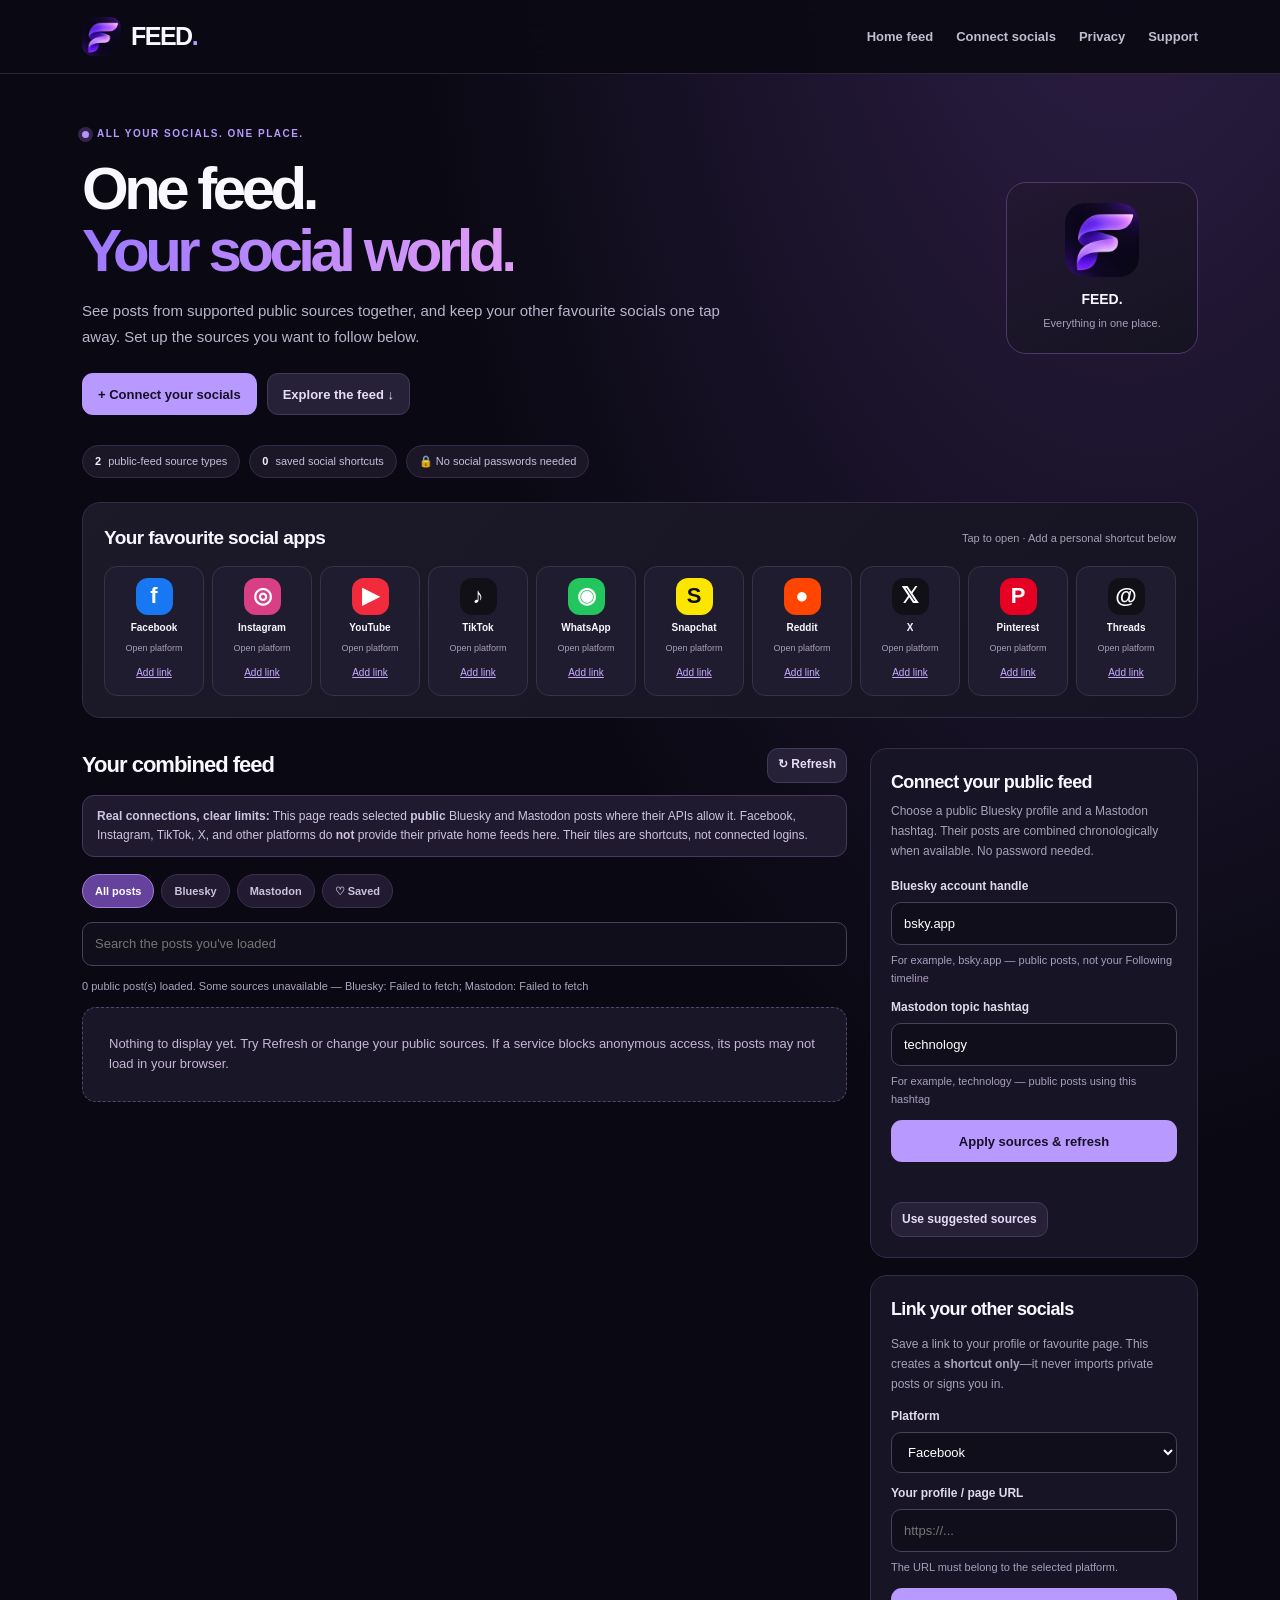
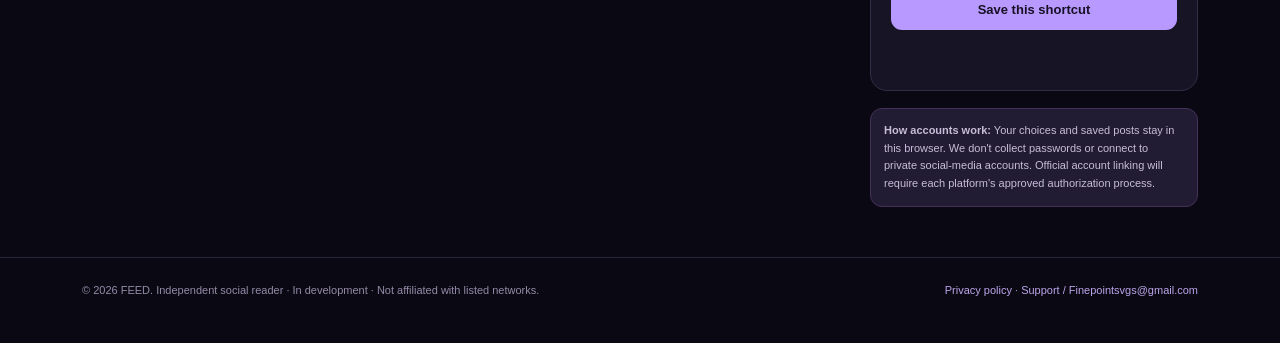
<file: index.html>
<!doctype html>
<html lang="en">
<head>
  <meta charset="utf-8">
  <meta name="viewport" content="width=device-width, initial-scale=1">
  <meta name="theme-color" content="#0a0913">
  <meta name="description" content="FEED — public social posts and your favourite socials, in one place. Add your sources and save your social shortcuts.">
  <title>FEED. — All Your Socials. One App.</title>
  <link rel="icon" href="[data-uri]" type="image/png">
  <link rel="apple-touch-icon" href="[data-uri]">
  <style>
    :root{color-scheme:dark;--bg:#0a0913;--surface:#171525;--surface2:#1e1b30;--border:#322c45;--text:#f9f7ff;--muted:#a8a1b9;--purple:#b899ff;--purple2:#8251de;--soft:#d1beff}
    *{box-sizing:border-box}
    html{scroll-behavior:smooth}
    body{margin:0;background:radial-gradient(ellipse at 88% -12%,#30204a 0,transparent 45%),var(--bg);color:var(--text);font-family:-apple-system,BlinkMacSystemFont,"Segoe UI",Inter,Arial,sans-serif;line-height:1.48}
    a{color:inherit}
    button,input,select{font:inherit}
    button{cursor:pointer}
    .wrap{max-width:1160px;margin:auto;padding:0 22px}
    .sitebar{position:sticky;top:0;z-index:20;border-bottom:1px solid #2b243a;background:rgba(11,10,20,.94);backdrop-filter:blur(16px)}
    .navwrap{display:flex;align-items:center;justify-content:space-between;gap:16px;min-height:73px}
    .brand{display:flex;align-items:center;gap:10px;text-decoration:none;font-weight:900;letter-spacing:-.06em;font-size:25px}
    .brand img{width:39px;height:39px;border-radius:11px;object-fit:cover}
    .brand em{font-style:normal;color:var(--purple)}
    .mainnav{display:flex;align-items:center;gap:23px;font-weight:650;font-size:13px;color:#c2bcd0}
    .mainnav a{text-decoration:none}.mainnav a:hover,.mainnav a:focus{color:white}
    .btn,.btn-muted,.iconbutton{border-radius:11px;border:1px solid transparent;min-height:42px;padding:9px 15px;font-size:13px;font-weight:800;display:inline-flex;align-items:center;justify-content:center;gap:8px;text-decoration:none}
    .btn{background:var(--purple);color:#171125}.btn:hover{background:#d3bbff}
    .btn-muted{background:#272137;color:#e6dcf9;border-color:#44385b}.btn-muted:hover{background:#352947}
    .btn-small{min-height:35px;padding:6px 10px;font-size:12px}
    .btn:disabled,.btn-muted:disabled{cursor:wait;opacity:.55}
    .hero{padding-top:47px;padding-bottom:22px;display:flex;align-items:center;justify-content:space-between;gap:24px}
    .eyebrow{display:inline-flex;align-items:center;gap:8px;text-transform:uppercase;letter-spacing:.15em;font-size:10px;font-weight:900;color:var(--purple)}
    .eyebrow:before{content:"";display:inline-block;height:7px;width:7px;border-radius:50%;background:#b791fd;box-shadow:0 0 0 4px #342447}
    h1{font-size:clamp(35px,5.2vw,60px);letter-spacing:-.075em;line-height:1.04;margin:13px 0 16px}
    h1 .gradient{background:linear-gradient(90deg,#9c78ff,#df9cf6);color:transparent;background-clip:text;-webkit-background-clip:text}
    .herodesc{font-size:15px;line-height:1.7;color:#bbb4cb;max-width:655px;margin:0 0 24px}
    .hero-actions{display:flex;gap:10px;flex-wrap:wrap}
    .heroright{flex-shrink:0;min-width:192px;text-align:center;background:linear-gradient(155deg,#231832,#151321);border:1px solid #4d376b;border-radius:20px;padding:20px}
    .heroicon{width:74px;height:74px;border-radius:20px;display:block;margin:auto auto 12px}
    .heroright strong{display:block;font-size:14px}
    .heroright small{color:var(--muted);font-size:11px}
    .statusrail{display:flex;gap:9px;flex-wrap:wrap;margin:8px 0 24px}
    .stat{display:flex;gap:7px;align-items:center;border:1px solid #362b4b;background:#1b1727;border-radius:24px;padding:7px 12px;color:#c8bfda;font-size:11px}
    .stat strong{color:#f4ebff}
    .section-head{display:flex;align-items:center;justify-content:space-between;gap:12px;margin:0 0 14px}
    .section-head h2{font-size:19px;letter-spacing:-.03em;margin:0}
    .section-head p{font-size:11px;color:var(--muted);margin:0}
    .platform-panel{background:linear-gradient(130deg,#1c1929,#161422);border:1px solid var(--border);border-radius:18px;padding:21px;margin-bottom:30px}
    .platforms{display:grid;grid-template-columns:repeat(10,minmax(0,1fr));gap:8px}
    .platform{min-width:0;display:flex;flex-direction:column;align-items:center;text-align:center;gap:4px;border:1px solid #383149;border-radius:13px;background:#201c2f;padding:11px 3px 9px;position:relative}
    .platform:hover{background:#292238;border-color:#6b508b}
    .platform-link{text-decoration:none;display:flex;flex-direction:column;align-items:center;gap:6px;max-width:100%;width:100%}
    .platformglyph{height:37px;width:37px;border-radius:12px;display:grid;place-items:center;background:var(--platform-color);color:var(--glyph-color,#fff);font-size:22px;font-weight:900}
    .platformname{font-size:10px;font-weight:750;overflow:hidden;text-overflow:ellipsis;max-width:100%}
    .platformstatus{font-size:9px;color:#a99fb8;max-width:100%;overflow:hidden;text-overflow:ellipsis;white-space:nowrap}
    .platform-setup{border:0;background:transparent;color:#c8abff;text-decoration:underline;font-size:10px;padding:5px 3px;margin-top:2px}
    .layout{display:grid;grid-template-columns:minmax(0,1fr) 328px;gap:23px;padding-bottom:50px}
    .card{background:var(--surface);border:1px solid var(--border);border-radius:17px;padding:20px;margin-bottom:17px}
    .card h2,.card h3{margin:0 0 7px;letter-spacing:-.035em;font-size:18px}
    .card p{color:var(--muted);font-size:12px;line-height:1.65}
    .leadline{display:flex;align-items:center;justify-content:space-between;gap:8px;margin-bottom:12px}
    .leadline h2{font-size:22px;letter-spacing:-.045em;margin:0}
    .tag{color:#d7c3fc;border:1px solid #4b3968;background:#291f3d;border-radius:99px;padding:6px 10px;font-size:10px;font-weight:750}
    .disclosure{margin:0 0 17px;padding:11px 14px;background:#201a2e;border:1px solid #47385a;border-radius:12px;font-size:12px;color:#cfc4e2;line-height:1.6}
    .filterbar{display:flex;gap:7px;flex-wrap:wrap;margin:0 0 14px}
    .filter{border-radius:18px;background:#211a30;color:#ccc2dd;border:1px solid #3b304f;font-weight:800;font-size:11px;padding:8px 12px}
    .filter.active{background:#65429b;border-color:#a47bdf;color:#fff}
    input,select{width:100%;background:#100e1a;border:1px solid #48405a;border-radius:10px;padding:11px 12px;color:white;font-size:13px;outline:none}
    input:focus,select:focus{border-color:#aa80f4;box-shadow:0 0 0 2px #74539f44}
    label{font-size:12px;font-weight:750;color:#e0d9ea;display:block;margin:0 0 6px}
    .searchrow{display:flex;gap:9px;margin-bottom:12px}.searchrow input{flex:1;min-width:0}
    .feedstatus{color:#ada3bf;font-size:11px;margin:0 0 12px;min-height:17px;line-height:1.5}
    .post{background:linear-gradient(135deg,#1b182b,#171526);border:1px solid #352d49;border-radius:15px;padding:16px;margin-bottom:11px}
    .posthead{display:flex;gap:10px;align-items:center}
    .avatar{height:38px;width:38px;flex-shrink:0;display:grid;place-items:center;font-weight:850;background:#6543a2;border-radius:50%}
    .poster{display:flex;flex-direction:column;min-width:0;overflow-wrap:anywhere}.poster strong{font-size:12px}.poster small{font-size:10px;color:#afa2c2;margin-top:3px}
    .postdate{margin-left:auto;font-size:10px;color:#9d92ad;text-align:right;white-space:nowrap}
    .posttext{font-size:13px;line-height:1.65;margin:15px 0;white-space:pre-wrap;overflow-wrap:anywhere;color:#eee8f6}
    .postactions{display:flex;justify-content:space-between;gap:10px;border-top:1px solid #342b47;padding-top:12px}
    .postactions a,.postactions button{background:none;border:0;color:#d3b8ff;font-size:11px;text-decoration:none;padding:3px 0;font-weight:800}
    .postactions button:hover,.postactions a:hover{color:white}
    .empty{padding:26px;background:#191627;border:1px dashed #594270;border-radius:14px;color:#c5b7d5;font-size:13px;line-height:1.6}
    .formgrid{display:grid;gap:12px;margin-top:14px}.formgrid label{margin-bottom:6px}.formgrid .btn{width:100%}
    .input-note{font-size:11px!important;color:#a99dbd!important;margin:6px 0 0}
    .sourcesummary{color:#beb3cd;font-size:11px;line-height:1.55;margin:0 0 16px}
    .divider{border:0;border-top:1px solid #3a314f;margin:20px 0}
    .connected-link{display:flex;align-items:center;justify-content:space-between;gap:10px;padding:10px 0;border-bottom:1px solid #322a40;font-size:11px;color:#e3dcef}
    .connected-link button{border:0;background:none;color:#c3a7f2;text-decoration:underline;font-size:11px}
    .callout{background:#221b34;border:1px solid #443157;border-radius:12px;padding:13px;color:#c8bdda;font-size:11px;line-height:1.6}
    .message{margin-top:11px;color:#d3befa;font-size:11px;min-height:17px;line-height:1.4}
    .foot{border-top:1px solid #29233d;padding:24px 0 45px}.footinner{display:flex;justify-content:space-between;align-items:center;gap:15px;flex-wrap:wrap;font-size:11px;color:#958aa8}.foot a{color:#bda5eb;text-decoration:none}
    .sr-only{position:absolute;height:1px;width:1px;overflow:hidden;clip:rect(0 0 0 0);white-space:nowrap}
    @media(max-width:1020px){.platforms{grid-template-columns:repeat(5,minmax(0,1fr))}.layout{grid-template-columns:minmax(0,1fr) 295px}}
    @media(max-width:720px){.mainnav{gap:13px}.navwrap{min-height:63px}.mainnav a{font-size:11px}.hero{padding-top:30px}.heroright{display:none}.layout{grid-template-columns:1fr}.platform-panel{padding:15px}.platforms{gap:6px}.platform{padding:9px 2px 7px}.platformglyph{height:30px;width:30px;border-radius:9px;font-size:18px}.platformname{font-size:9px}.platformstatus,.platform-setup{font-size:9px}.card{padding:16px}.hero h1{font-size:clamp(35px,9vw,48px)}}
    @media(max-width:430px){.wrap{padding:0 14px}.mainnav{gap:9px}.mainnav a{font-size:10px}.mainnav .navsupport{display:none}.brand{font-size:22px}.brand img{height:32px;width:32px}.hero{padding-top:24px}.section-head h2{font-size:17px}.platformglyph{height:28px;width:28px}.platformname{font-size:9px}.platform-setup{font-size:9px}}
    @media(prefers-reduced-motion:reduce){html{scroll-behavior:auto}}
  </style>
</head>
<body>
<header class="sitebar"><div class="wrap navwrap">
  <a class="brand" href="./" aria-label="FEED home"><img src="[data-uri]" alt=""><span>FEED<em>.</em></span></a>
  <nav class="mainnav" aria-label="Main navigation"><a href="#timeline">Home feed</a><a href="#connect">Connect socials</a><a href="privacy.html">Privacy</a><a class="navsupport" href="support.html">Support</a></nav>
</div></header>
<main class="wrap">
  <section class="hero" aria-labelledby="main-heading"><div><span class="eyebrow">All your socials. One place.</span><h1 id="main-heading">One feed.<br><span class="gradient">Your social world.</span></h1><p class="herodesc">See posts from supported public sources together, and keep your other favourite socials one tap away. Set up the sources you want to follow below.</p><div class="hero-actions"><a class="btn" href="#connect">+ Connect your socials</a><a class="btn-muted" href="#timeline">Explore the feed ↓</a></div></div><div class="heroright"><img class="heroicon" src="[data-uri]" alt="FEED purple ribbon icon"><strong>FEED.</strong><small>Everything in one place.</small></div></section>
  <div class="statusrail" aria-label="Your setup status"><span class="stat"><strong>2</strong> public-feed source types</span><span class="stat"><strong id="linkedCount">0</strong> saved social shortcuts</span><span class="stat">🔒 No social passwords needed</span></div>
  <section class="platform-panel" aria-labelledby="platform-title"><div class="section-head"><h2 id="platform-title">Your favourite social apps</h2><p>Tap to open · Add a personal shortcut below</p></div><div class="platforms" id="platforms"></div></section>
  <div class="layout">
    <section id="timeline" aria-labelledby="timeline-title"><div class="leadline"><h2 id="timeline-title">Your combined feed</h2><button id="refresh" class="btn-muted btn-small" type="button">↻ Refresh</button></div>
      <p class="disclosure"><strong>Real connections, clear limits:</strong> This page reads selected <strong>public</strong> Bluesky and Mastodon posts where their APIs allow it. Facebook, Instagram, TikTok, X, and other platforms do <strong>not</strong> provide their private home feeds here. Their tiles are shortcuts, not connected logins.</p>
      <div class="filterbar" role="group" aria-label="Filter posts"><button type="button" class="filter active" data-filter="all" aria-pressed="true">All posts</button><button type="button" class="filter" data-filter="Bluesky" aria-pressed="false">Bluesky</button><button type="button" class="filter" data-filter="Mastodon" aria-pressed="false">Mastodon</button><button type="button" class="filter" data-filter="saved" aria-pressed="false">♡ Saved</button></div>
      <div class="searchrow"><label class="sr-only" for="search">Search loaded posts</label><input id="search" type="search" placeholder="Search the posts you've loaded" autocomplete="off"></div>
      <div class="feedstatus" id="feedStatus" role="status" aria-live="polite">Loading public posts…</div><div id="feedItems" aria-label="Feed posts"></div>
    </section>
    <aside id="connect" aria-labelledby="connect-title"><div class="card"><h2 id="connect-title">Connect your public feed</h2><p class="sourcesummary">Choose a public Bluesky profile and a Mastodon hashtag. Their posts are combined chronologically when available. No password needed.</p>
      <form id="sourcesForm" class="formgrid"><div><label for="blueskyHandle">Bluesky account handle</label><input id="blueskyHandle" type="text" placeholder="bsky.app" maxlength="100" required autocomplete="off"><p class="input-note">For example, bsky.app — public posts, not your Following timeline</p></div>
      <div><label for="mastodonHashtag">Mastodon topic hashtag</label><input id="mastodonHashtag" type="text" placeholder="technology" maxlength="50" required autocomplete="off"><p class="input-note">For example, technology — public posts using this hashtag</p></div><button class="btn" type="submit">Apply sources & refresh</button></form><p class="message" id="sourceMsg" role="status"></p>
      <button type="button" class="btn-muted btn-small" id="resetSources">Use suggested sources</button>
    </div>
    <div class="card"><h3>Link your other socials</h3><p>Save a link to your profile or favourite page. This creates a <strong>shortcut only</strong>—it never imports private posts or signs you in.</p>
      <form id="shortcutForm" class="formgrid"><div><label for="network">Platform</label><select id="network" required></select></div><div><label for="profileUrl">Your profile / page URL</label><input id="profileUrl" type="url" placeholder="https://..." required maxlength="700" autocomplete="url"><p class="input-note">The URL must belong to the selected platform.</p></div><button class="btn" type="submit">Save this shortcut</button></form><p class="message" role="status" id="shortcutMsg"></p><div id="savedShortcuts" aria-label="Your saved social shortcuts"></div>
    </div>
    <div class="callout"><strong>How accounts work:</strong> Your choices and saved posts stay in this browser. We don't collect passwords or connect to private social-media accounts. Official account linking will require each platform's approved authorization process.</div>
    </aside>
  </div>
</main>
<footer class="foot"><div class="wrap footinner"><span>© 2026 FEED. Independent social reader · In development · Not affiliated with listed networks.</span><span><a href="privacy.html">Privacy policy</a> · <a href="support.html">Support / Finepointsvgs@gmail.com</a></span></div></footer>
<script>
"use strict";
const platforms=[
  {id:"Facebook",symbol:"f",color:"#1877f2",url:"https://www.facebook.com/",domains:["facebook.com","fb.com"]},
  {id:"Instagram",symbol:"◎",color:"#d93f85",url:"https://www.instagram.com/",domains:["instagram.com"]},
  {id:"YouTube",symbol:"▶",color:"#f22b3c",url:"https://www.youtube.com/",domains:["youtube.com","youtu.be"]},
  {id:"TikTok",symbol:"♪",color:"#111016",url:"https://www.tiktok.com/",domains:["tiktok.com"]},
  {id:"WhatsApp",symbol:"◉",color:"#22c55e",url:"https://web.whatsapp.com/",domains:["whatsapp.com","wa.me"]},
  {id:"Snapchat",symbol:"S",color:"#fce600",ink:"#101014",url:"https://web.snapchat.com/",domains:["snapchat.com"]},
  {id:"Reddit",symbol:"●",color:"#ff4500",url:"https://www.reddit.com/",domains:["reddit.com"]},
  {id:"X",symbol:"𝕏",color:"#111016",url:"https://x.com/",domains:["x.com","twitter.com"]},
  {id:"Pinterest",symbol:"P",color:"#e60023",url:"https://www.pinterest.com/",domains:["pinterest.com"]},
  {id:"Threads",symbol:"@",color:"#111016",url:"https://www.threads.com/",domains:["threads.com","threads.net"]}
];
const STORE="everything.feed.v03"; // Retain existing browser bookmarks from earlier FEED beta.
const defaults={actor:"bsky.app",hashtag:"technology"};
const el=id=>document.getElementById(id);
const read=(key,fallback)=>{try {const v=JSON.parse(localStorage.getItem(key));return v&&typeof v==="object"?v:fallback;}catch{return fallback}};
const write=(key,obj)=>{try{localStorage.setItem(key,JSON.stringify(obj));}catch{}};
let sources={...defaults,...read(STORE+".prefs",{})};
let saved=read(STORE+".bookmarks",{});
let shortcuts=read(STORE+".links",{});
let posts=[];let failed=[];let filter="all";let search="";let loading=false;
function node(tag,cls,content){const n=document.createElement(tag);if(cls)n.className=cls;if(content!==undefined)n.textContent=String(content);return n}
function secureUrl(u){try{const x=new URL(u);return x.protocol==="https:"?x.href:null}catch{return null}}
function allowedUrl(u,p){try{const x=new URL(u);if(x.protocol!=="https:"||x.username||x.password)return null;const h=x.hostname.toLowerCase();if(!p.domains.some(d=>h===d||h.endsWith("."+d)))return null;return x.href;}catch{return null}}
function drawPlatforms(){const target=el("platforms");target.replaceChildren();platforms.forEach(p=>{const wrap=node("div","platform");const a=node("a","platform-link");a.href=allowedUrl(shortcuts[p.id],p)||p.url;a.target="_blank";a.rel="noopener noreferrer";a.title="Open "+p.id+" on its official website";const glyph=node("span","platformglyph",p.symbol);glyph.style.setProperty("--platform-color",p.color);if(p.ink)glyph.style.setProperty("--glyph-color",p.ink);a.append(glyph,node("span","platformname",p.id),node("span","platformstatus",allowedUrl(shortcuts[p.id],p)?"Your shortcut":"Open platform"));const b=node("button","platform-setup",allowedUrl(shortcuts[p.id],p)?"Edit link":"Add link");b.type="button";b.addEventListener("click",()=>{el("network").value=p.id;el("profileUrl").value=shortcuts[p.id]||"";el("connect").scrollIntoView({behavior:"smooth",block:"start"});el("profileUrl").focus({preventScroll:true});});wrap.append(a,b);target.append(wrap)});el("linkedCount").textContent=Object.keys(shortcuts).filter(id=>{const p=platforms.find(x=>x.id===id);return p&&allowedUrl(shortcuts[id],p)}).length}
function drawShortcutList(){const target=el("savedShortcuts");target.replaceChildren();Object.keys(shortcuts).forEach(id=>{const p=platforms.find(x=>x.id===id);if(!p||!allowedUrl(shortcuts[id],p))return;const row=node("div","connected-link");const a=node("a",null,id+" ↗");a.href=shortcuts[id];a.target="_blank";a.rel="noopener noreferrer";const remove=node("button",null,"Remove");remove.type="button";remove.addEventListener("click",()=>{delete shortcuts[id];write(STORE+".links",shortcuts);drawShortcutList();drawPlatforms();el("shortcutMsg").textContent=id+" shortcut removed"});row.append(a,remove);target.append(row)})}
function cleanText(html){const d=new DOMParser().parseFromString(String(html||""),"text/html");return d.body.textContent||""}
function bskyPostUrl(uri,handle){const m=String(uri||"").match(/\/app\.bsky\.feed\.post\/([^/]+)/);return m?"https://bsky.app/profile/"+encodeURIComponent(handle)+"/post/"+encodeURIComponent(m[1]):"https://bsky.app/profile/"+encodeURIComponent(handle)}
async function fetchTimeout(url){const c=new AbortController();const t=setTimeout(()=>c.abort(),12000);try{const r=await fetch(url,{headers:{Accept:"application/json"},signal:c.signal});if(!r.ok)throw Error("HTTP "+r.status);return r.json()}finally{clearTimeout(t)}}
async function getBluesky(){let actor=String(sources.actor||"").trim().replace(/^@/,"");if(!/^[a-z0-9][a-z0-9.:-]{1,99}$/i.test(actor))throw Error("Invalid public handle");const u=new URL("https://public.api.bsky.app/xrpc/app.bsky.feed.getAuthorFeed");u.searchParams.set("actor",actor);u.searchParams.set("limit","30");u.searchParams.set("filter","posts_no_replies");const data=await fetchTimeout(u);return (data.feed||[]).map(row=>{const x=row.post||{};const a=x.author||{};const r=x.record||{};return {id:String(x.uri||""),platform:"Bluesky",name:a.displayName||a.handle||"Bluesky user",handle:a.handle||actor,text:r.text||"(Post contains media)",date:x.indexedAt||r.createdAt||"",url:bskyPostUrl(x.uri,a.handle||actor)}}).filter(x=>x.id)}
async function getMastodon(){const tag=String(sources.hashtag||"").trim().replace(/^#/,"");if(!/^[a-z0-9_]{1,50}$/i.test(tag))throw Error("Invalid hashtag");const data=await fetchTimeout("https://mastodon.social/api/v1/timelines/tag/"+encodeURIComponent(tag)+"?limit=30");return data.map(item=>{const p=item.reblog||item;return {id:"mastodon:"+String(p.id),platform:"Mastodon",name:p.account?.display_name||p.account?.username||"Mastodon user",handle:p.account?.acct||"",text:cleanText(p.content)||"(Post contains media)",date:p.created_at||"",url:secureUrl(p.url)||"https://mastodon.social/"}}).filter(p=>p.id)}
async function load(){if(loading)return;loading=true;el("refresh").disabled=true;el("feedStatus").textContent="Checking public Bluesky and Mastodon feeds…";const responses=await Promise.allSettled([getBluesky(),getMastodon()]);failed=[];const unique=new Map();responses.forEach((r,i)=>{if(r.status==="fulfilled")r.value.forEach(p=>unique.set(p.platform+":"+p.id,p));else failed.push((i===0?"Bluesky":"Mastodon")+": "+(r.reason?.message||"Unavailable"))});posts=Array.from(unique.values()).sort((a,b)=>Date.parse(b.date||0)-Date.parse(a.date||0));loading=false;el("refresh").disabled=false;renderPosts()}
function renderPosts(){const target=el("feedItems");target.replaceChildren();let show=filter==="saved"?Object.values(saved):posts.filter(p=>filter==="all"||p.platform===filter);if(search)show=show.filter(p=>(p.name+" "+p.handle+" "+p.text+" "+p.platform).toLowerCase().includes(search));const details=failed.length?" Some sources unavailable — "+failed.join("; "):"";el("feedStatus").textContent=(filter==="saved"?show.length+" saved post(s) on this browser":show.length+" public post(s) loaded.")+details;if(!show.length){target.append(node("div","empty",filter==="saved"?"No saved posts yet. Open the feed and tap Save on a post.":"Nothing to display yet. Try Refresh or change your public sources. If a service blocks anonymous access, its posts may not load in your browser."));return}for(const p of show){const card=node("article","post");const h=node("div","posthead");const avatar=node("span","avatar",p.name.slice(0,1).toUpperCase());const author=node("div","poster");author.append(node("strong",null,p.name),node("small",null,"@"+p.handle+" · "+p.platform));const tm=node("time","postdate",p.date&&Number.isFinite(Date.parse(p.date))?new Date(p.date).toLocaleString(undefined,{month:"short",day:"numeric",hour:"numeric",minute:"2-digit"}):"");h.append(avatar,author,tm);card.append(h,node("p","posttext",p.text));const foot=node("div","postactions"),a=node("a",null,"View original ↗");a.href=secureUrl(p.url)||"https://bsky.app/";a.target="_blank";a.rel="noopener noreferrer";const k=p.platform+":"+p.id,b=node("button",null,saved[k]?"♥ Saved":"♡ Save");b.type="button";b.addEventListener("click",()=>{if(saved[k])delete saved[k];else saved[k]=p;write(STORE+".bookmarks",saved);renderPosts()});foot.append(a,b);card.append(foot);target.append(card)}}
function init(){for(const p of platforms){const opt=node("option",null,p.id);opt.value=p.id;el("network").append(opt)}el("blueskyHandle").value=sources.actor;el("mastodonHashtag").value=sources.hashtag;drawPlatforms();drawShortcutList();el("refresh").addEventListener("click",load);el("search").addEventListener("input",e=>{search=e.target.value.trim().toLowerCase();renderPosts()});document.querySelectorAll("[data-filter]").forEach(b=>b.addEventListener("click",()=>{filter=b.dataset.filter;document.querySelectorAll("[data-filter]").forEach(x=>{x.classList.toggle("active",x===b);x.setAttribute("aria-pressed",String(x===b))});renderPosts()}));el("sourcesForm").addEventListener("submit",e=>{e.preventDefault();const a=el("blueskyHandle").value.trim().replace(/^@/,"");const m=el("mastodonHashtag").value.trim().replace(/^#/,"");if(!/^[a-z0-9][a-z0-9.:-]{1,99}$/i.test(a)||!/^[a-z0-9_]{1,50}$/i.test(m)){el("sourceMsg").textContent="Check your Bluesky handle and Mastodon hashtag.";return}sources={actor:a,hashtag:m};write(STORE+".prefs",sources);el("sourceMsg").textContent="Public sources saved to this browser.";load()});el("resetSources").addEventListener("click",()=>{sources={...defaults};el("blueskyHandle").value=sources.actor;el("mastodonHashtag").value=sources.hashtag;write(STORE+".prefs",sources);el("sourceMsg").textContent="Suggested sources restored.";load()});el("shortcutForm").addEventListener("submit",e=>{e.preventDefault();const id=el("network").value,p=platforms.find(x=>x.id===id);const url=p&&allowedUrl(el("profileUrl").value.trim(),p);if(!url){el("shortcutMsg").textContent="Please use a secure HTTPS URL from the selected platform, such as its official profile page.";return}shortcuts[id]=url;write(STORE+".links",shortcuts);el("shortcutMsg").textContent=id+" shortcut saved — it opens your link, not a private feed.";drawPlatforms();drawShortcutList()});load()}
init();
</script>
</body>
</html>
</file>
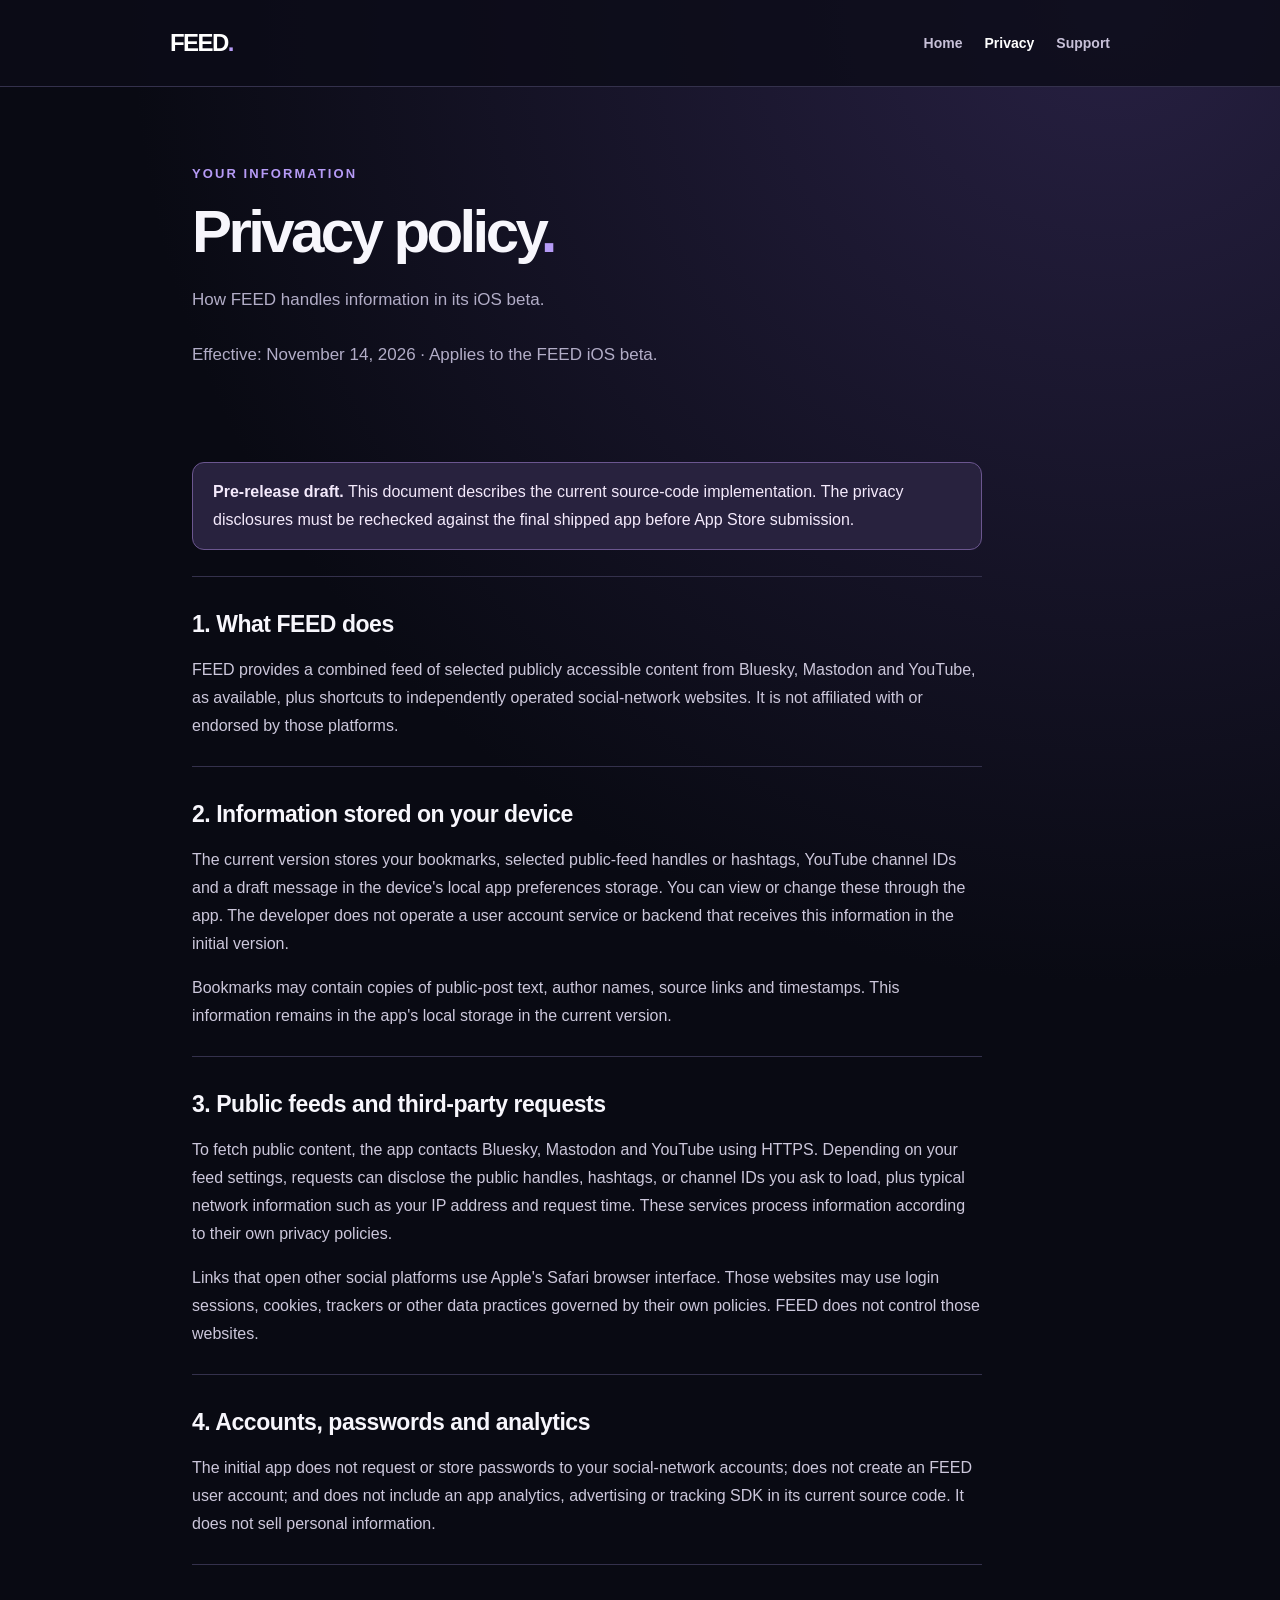
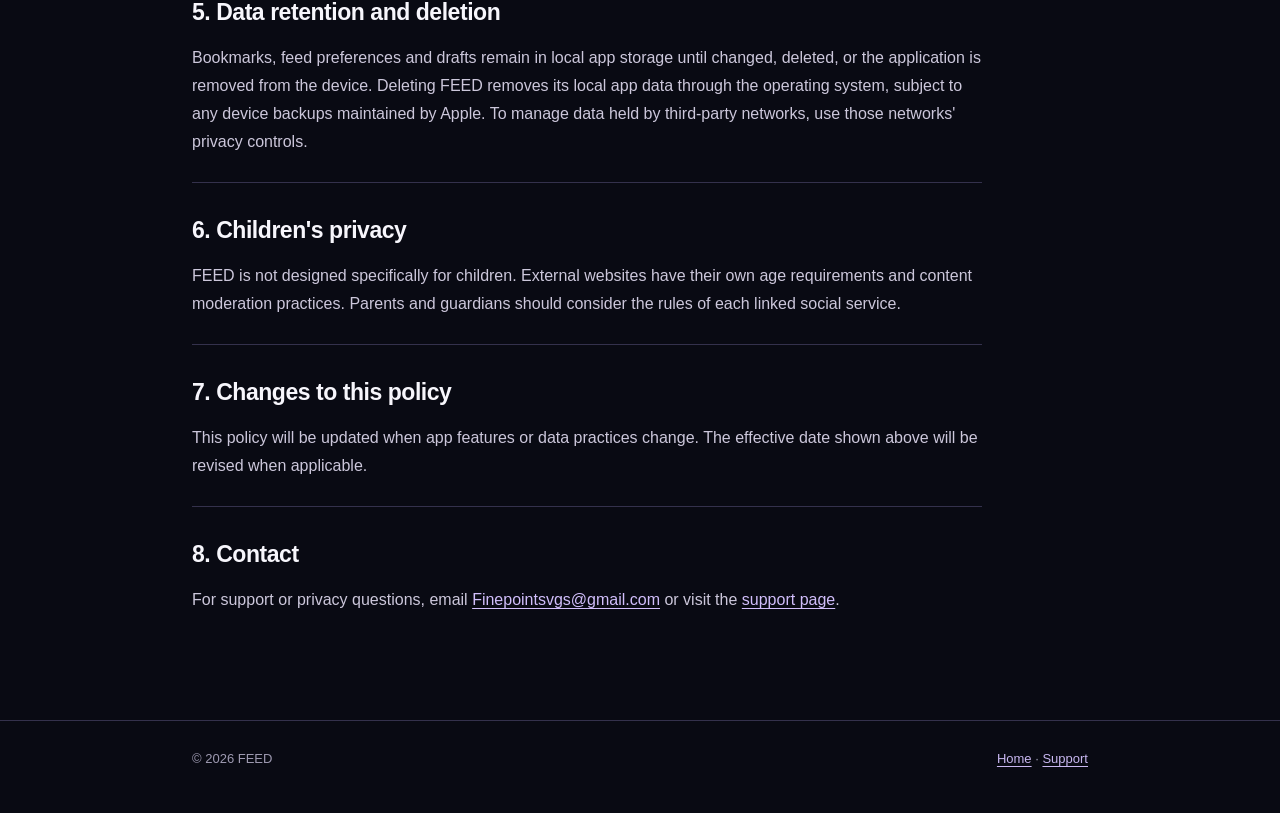
<file: privacy.html>
<!doctype html><html lang="en"><head><meta charset="utf-8"><meta name="viewport" content="width=device-width, initial-scale=1"><meta name="theme-color" content="#090a13"><meta name="description" content="Privacy policy for the FEED iOS app."><title>Privacy Policy | FEED</title><link rel="icon" href="icon.svg" type="image/svg+xml"><link rel="stylesheet" href="style.css"></head><body>
<header class="head"><div class="wrap nav"><a class="brand" href="./">FEED<span>.</span></a><nav aria-label="Main"><a href="./">Home</a><a href="privacy.html" aria-current="page">Privacy</a><a href="support.html">Support</a></nav></div></header>
<main class="wrap"><section class="intro"><span class="eyebrow">Your information</span><h1>Privacy policy<span style="color:#b69bf6">.</span></h1><p>How FEED handles information in its iOS beta.</p><p class="meta">Effective: November 14, 2026 · Applies to the FEED iOS beta.</p></section>
<div class="doc"><div class="notice"><strong>Pre-release draft.</strong> This document describes the current source-code implementation. The privacy disclosures must be rechecked against the final shipped app before App Store submission.</div>
<section><h2>1. What FEED does</h2><p>FEED provides a combined feed of selected publicly accessible content from Bluesky, Mastodon and YouTube, as available, plus shortcuts to independently operated social-network websites. It is not affiliated with or endorsed by those platforms.</p></section>
<section><h2>2. Information stored on your device</h2><p>The current version stores your bookmarks, selected public-feed handles or hashtags, YouTube channel IDs and a draft message in the device's local app preferences storage. You can view or change these through the app. The developer does not operate a user account service or backend that receives this information in the initial version.</p><p>Bookmarks may contain copies of public-post text, author names, source links and timestamps. This information remains in the app's local storage in the current version.</p></section>
<section><h2>3. Public feeds and third-party requests</h2><p>To fetch public content, the app contacts Bluesky, Mastodon and YouTube using HTTPS. Depending on your feed settings, requests can disclose the public handles, hashtags, or channel IDs you ask to load, plus typical network information such as your IP address and request time. These services process information according to their own privacy policies.</p><p>Links that open other social platforms use Apple's Safari browser interface. Those websites may use login sessions, cookies, trackers or other data practices governed by their own policies. FEED does not control those websites.</p></section>
<section><h2>4. Accounts, passwords and analytics</h2><p>The initial app does not request or store passwords to your social-network accounts; does not create an FEED user account; and does not include an app analytics, advertising or tracking SDK in its current source code. It does not sell personal information.</p></section>
<section><h2>5. Data retention and deletion</h2><p>Bookmarks, feed preferences and drafts remain in local app storage until changed, deleted, or the application is removed from the device. Deleting FEED removes its local app data through the operating system, subject to any device backups maintained by Apple. To manage data held by third-party networks, use those networks' privacy controls.</p></section>
<section><h2>6. Children's privacy</h2><p>FEED is not designed specifically for children. External websites have their own age requirements and content moderation practices. Parents and guardians should consider the rules of each linked social service.</p></section>
<section><h2>7. Changes to this policy</h2><p>This policy will be updated when app features or data practices change. The effective date shown above will be revised when applicable.</p></section>
<section><h2>8. Contact</h2><p>For support or privacy questions, email <a href="mailto:Finepointsvgs@gmail.com">Finepointsvgs@gmail.com</a> or visit the <a href="support.html">support page</a>.</p></section></div></main>
<footer class="foot"><div class="wrap"><span>© 2026 FEED</span><span><a href="./">Home</a> · <a href="support.html">Support</a></span></div></footer></body></html>
</file>
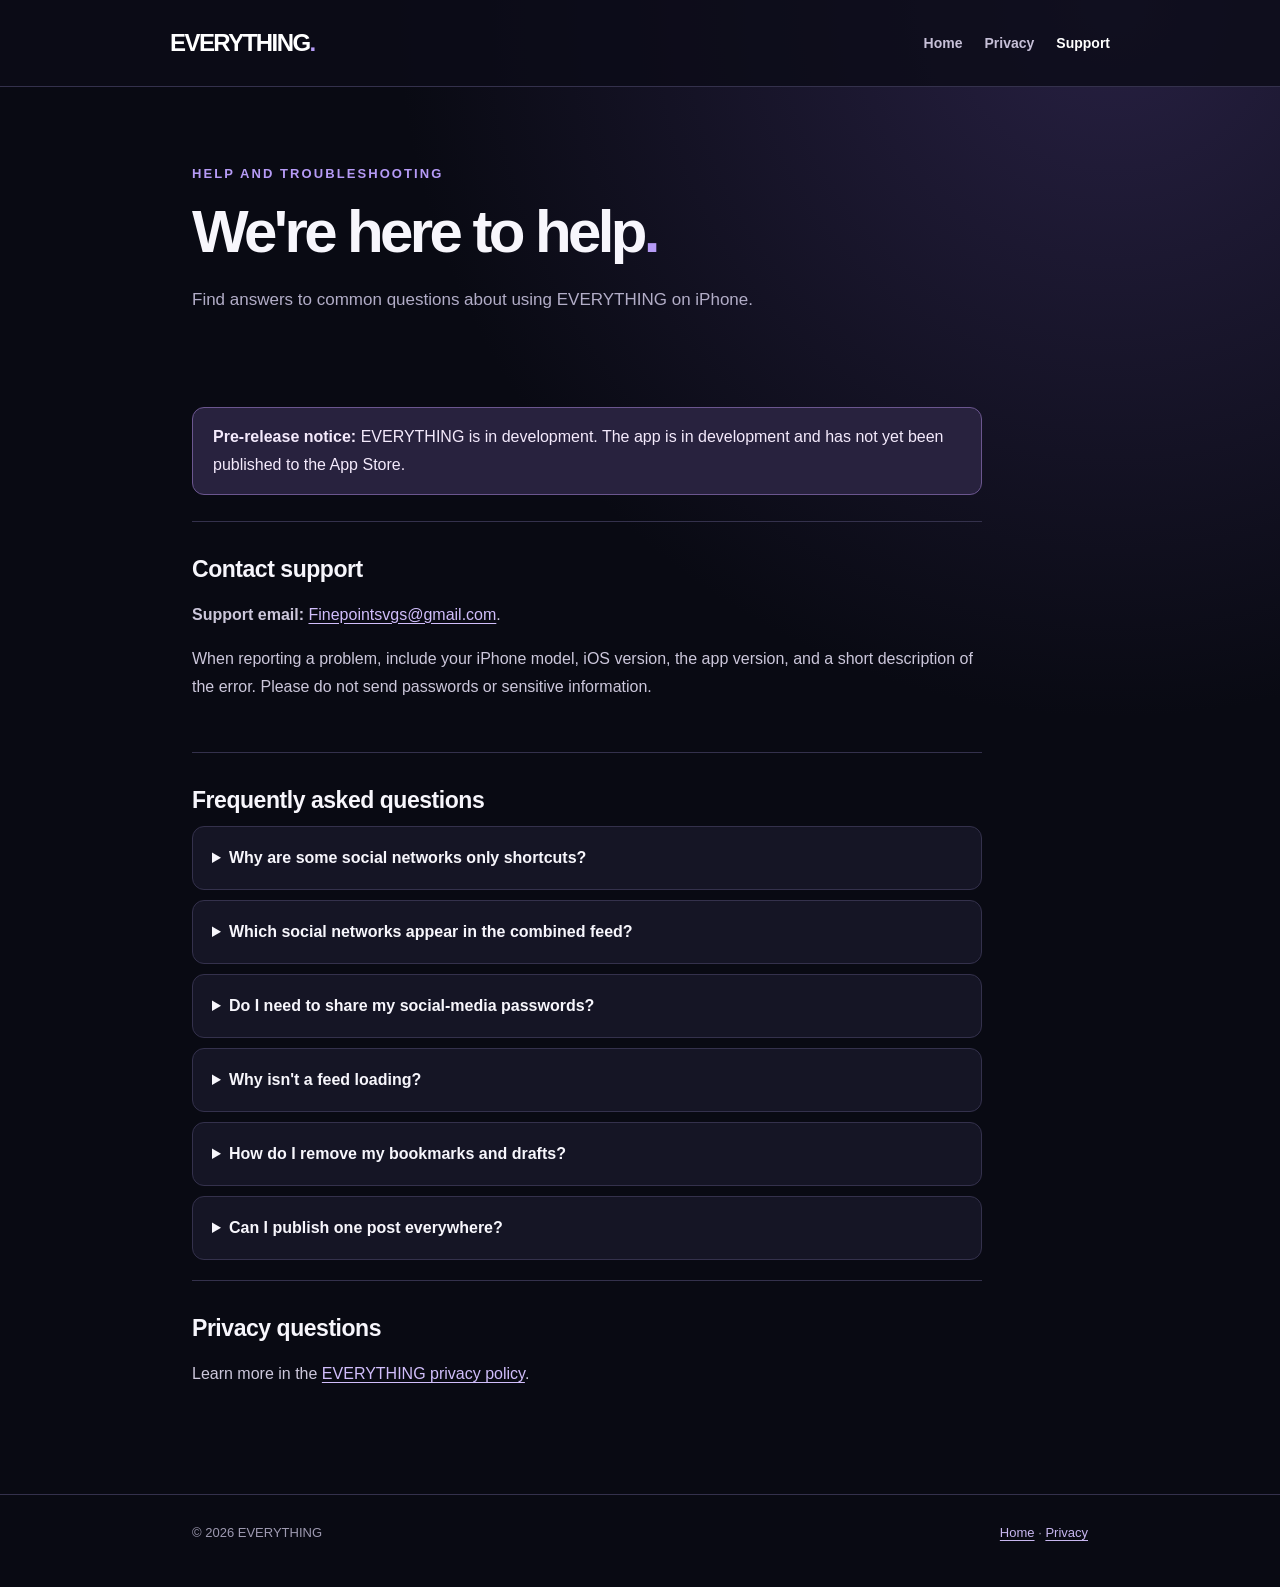
<file: support.html>
<!doctype html><html lang="en"><head><meta charset="utf-8"><meta name="viewport" content="width=device-width, initial-scale=1"><meta name="theme-color" content="#090a13"><meta name="description" content="Support and help for the EVERYTHING social reader iPhone app."><title>Support | EVERYTHING</title><link rel="icon" href="icon.svg" type="image/svg+xml"><link rel="stylesheet" href="style.css"></head><body>
<header class="head"><div class="wrap nav"><a class="brand" href="./">EVERYTHING<span>.</span></a><nav aria-label="Main"><a href="./">Home</a><a href="privacy.html">Privacy</a><a href="support.html" aria-current="page">Support</a></nav></div></header>
<main class="wrap"><section class="intro"><span class="eyebrow">Help and troubleshooting</span><h1>We're here to help<span style="color:#b69bf6">.</span></h1><p>Find answers to common questions about using EVERYTHING on iPhone.</p></section>
<div class="doc"><div class="notice"><strong>Pre-release notice:</strong> EVERYTHING is in development. The app is in development and has not yet been published to the App Store.</div><section><h2>Contact support</h2><p><strong>Support email:</strong> <a href="mailto:Finepointsvgs@gmail.com">Finepointsvgs@gmail.com</a>.</p><p>When reporting a problem, include your iPhone model, iOS version, the app version, and a short description of the error. Please do not send passwords or sensitive information.</p></section>
<section class="faq"><h2>Frequently asked questions</h2>
<details><summary>Why are some social networks only shortcuts?</summary><p>Some platforms restrict third-party access to personal home feeds. Their tiles open official websites rather than copying private feeds.</p></details>
<details><summary>Which social networks appear in the combined feed?</summary><p>The first version aims to show selected publicly available posts from Bluesky, public Mastodon hashtags, and YouTube channel uploads. Sources must be configured and available; a provider can deny or limit requests.</p></details>
<details><summary>Do I need to share my social-media passwords?</summary><p>No. EVERYTHING's public feed reader does not ask for social-media passwords. When you open a social website, authentication occurs directly on that website.</p></details>
<details><summary>Why isn't a feed loading?</summary><p>Check your connection, verify the Bluesky handle or Mastodon hashtag, or enter a valid YouTube channel ID in the Sources tab. A service may be temporarily unavailable or prohibit anonymous public requests.</p></details>
<details><summary>How do I remove my bookmarks and drafts?</summary><p>Delete individual bookmarks in Saved. Drafts can be cleared in Studio. Deleting the app clears its local data, subject to normal iOS device backups.</p></details>
<details><summary>Can I publish one post everywhere?</summary><p>No. The first version includes a local draft editor; it does not automatically publish to social networks.</p></details>
</section><section><h2>Privacy questions</h2><p>Learn more in the <a href="privacy.html">EVERYTHING privacy policy</a>.</p></section></div></main>
<footer class="foot"><div class="wrap"><span>© 2026 EVERYTHING</span><span><a href="./">Home</a> · <a href="privacy.html">Privacy</a></span></div></footer></body></html>
</file>
<file: style.css>
:root{color-scheme:dark;--bg:#090a13;--panel:#151525;--panel2:#1c1a30;--text:#f7f6fc;--muted:#b2adc7;--accent:#b69bf6;--line:#34314c;--pill:#28223e}*{box-sizing:border-box}html{scroll-behavior:smooth}body{margin:0;background:radial-gradient(circle at 87% 0%,#272042 0%,transparent 37%),var(--bg);color:var(--text);font-family:-apple-system,BlinkMacSystemFont,"Segoe UI",Inter,Arial,sans-serif;line-height:1.75}a{color:#d1befb;text-underline-offset:3px}a:hover{color:white}.wrap{max-width:940px;margin:0 auto;padding:0 22px}.head{border-bottom:1px solid var(--line);background:rgba(12,11,24,.82)}.nav{padding:22px 0;display:flex;justify-content:space-between;align-items:center;gap:20px}.brand{font-weight:900;letter-spacing:-.065em;color:white;text-decoration:none;font-size:24px;white-space:nowrap}.brand span{color:var(--accent)}nav{display:flex;align-items:center;gap:22px;flex-wrap:wrap}nav a{font-size:14px;text-decoration:none;color:#c7c0d8;font-weight:600}nav a[aria-current="page"]{color:white}.intro{padding:72px 0 22px}.eyebrow{color:var(--accent);font-size:13px;letter-spacing:.16em;font-weight:800;text-transform:uppercase}.intro h1{letter-spacing:-.06em;font-size:clamp(36px,7vw,60px);line-height:1.1;margin:12px 0 20px}.intro p{font-size:17px;color:var(--muted);max-width:700px;margin:0 0 25px}.button{display:inline-flex;background:#b69bf6;color:#16101f;border-radius:12px;text-decoration:none;padding:12px 20px;font-weight:800;line-height:1.5}.button:hover{background:#d3bfff;color:#121016}.grid{display:grid;grid-template-columns:repeat(2,minmax(0,1fr));gap:16px;padding:16px 0 70px}.card{padding:26px 26px 22px;background:linear-gradient(150deg,#1c192d,#141525);border:1px solid var(--line);border-radius:18px}.card h2{margin:0 0 12px;letter-spacing:-.03em}.card p{font-size:15px;color:var(--muted)}.doc{max-width:790px;padding:25px 0 80px}.doc section{padding:10px 0;border-top:1px solid var(--line)}.doc h2{font-size:23px;line-height:1.35;margin:22px 0 8px;letter-spacing:-.02em}.doc p,.doc li{color:#ccc7db}.doc ul{padding-left:24px}.notice{background:var(--pill);border:1px solid #6b568f;border-radius:12px;padding:15px 20px;margin:20px 0 26px;color:#f4eafc}.stamp{color:#b8b2c9;font-size:13px}.foot{border-top:1px solid var(--line);padding:27px 0 42px;color:#9e9ab1;font-size:13px}.foot .wrap{display:flex;justify-content:space-between;gap:15px;flex-wrap:wrap}.foot a{color:#c8b7f0}.meta{font-size:13px;color:var(--muted)}.faq{margin-top:25px}.faq details{background:var(--panel);border:1px solid var(--line);border-radius:12px;padding:17px 19px;margin:10px 0}.faq summary{font-weight:750;cursor:pointer}.faq details p{margin:10px 0 2px;color:#cfcbdc}.chip{display:inline-block;background:var(--pill);color:#d7c4fd;border-radius:9px;padding:5px 10px;font-size:12px;font-weight:700}code{font-size:.9em;color:#e4d5ff;overflow-wrap:anywhere}@media(max-width:560px){.nav{align-items:flex-start;flex-direction:column}.intro{padding-top:44px}.grid{grid-template-columns:1fr}.card{padding:23px}}
</file>
